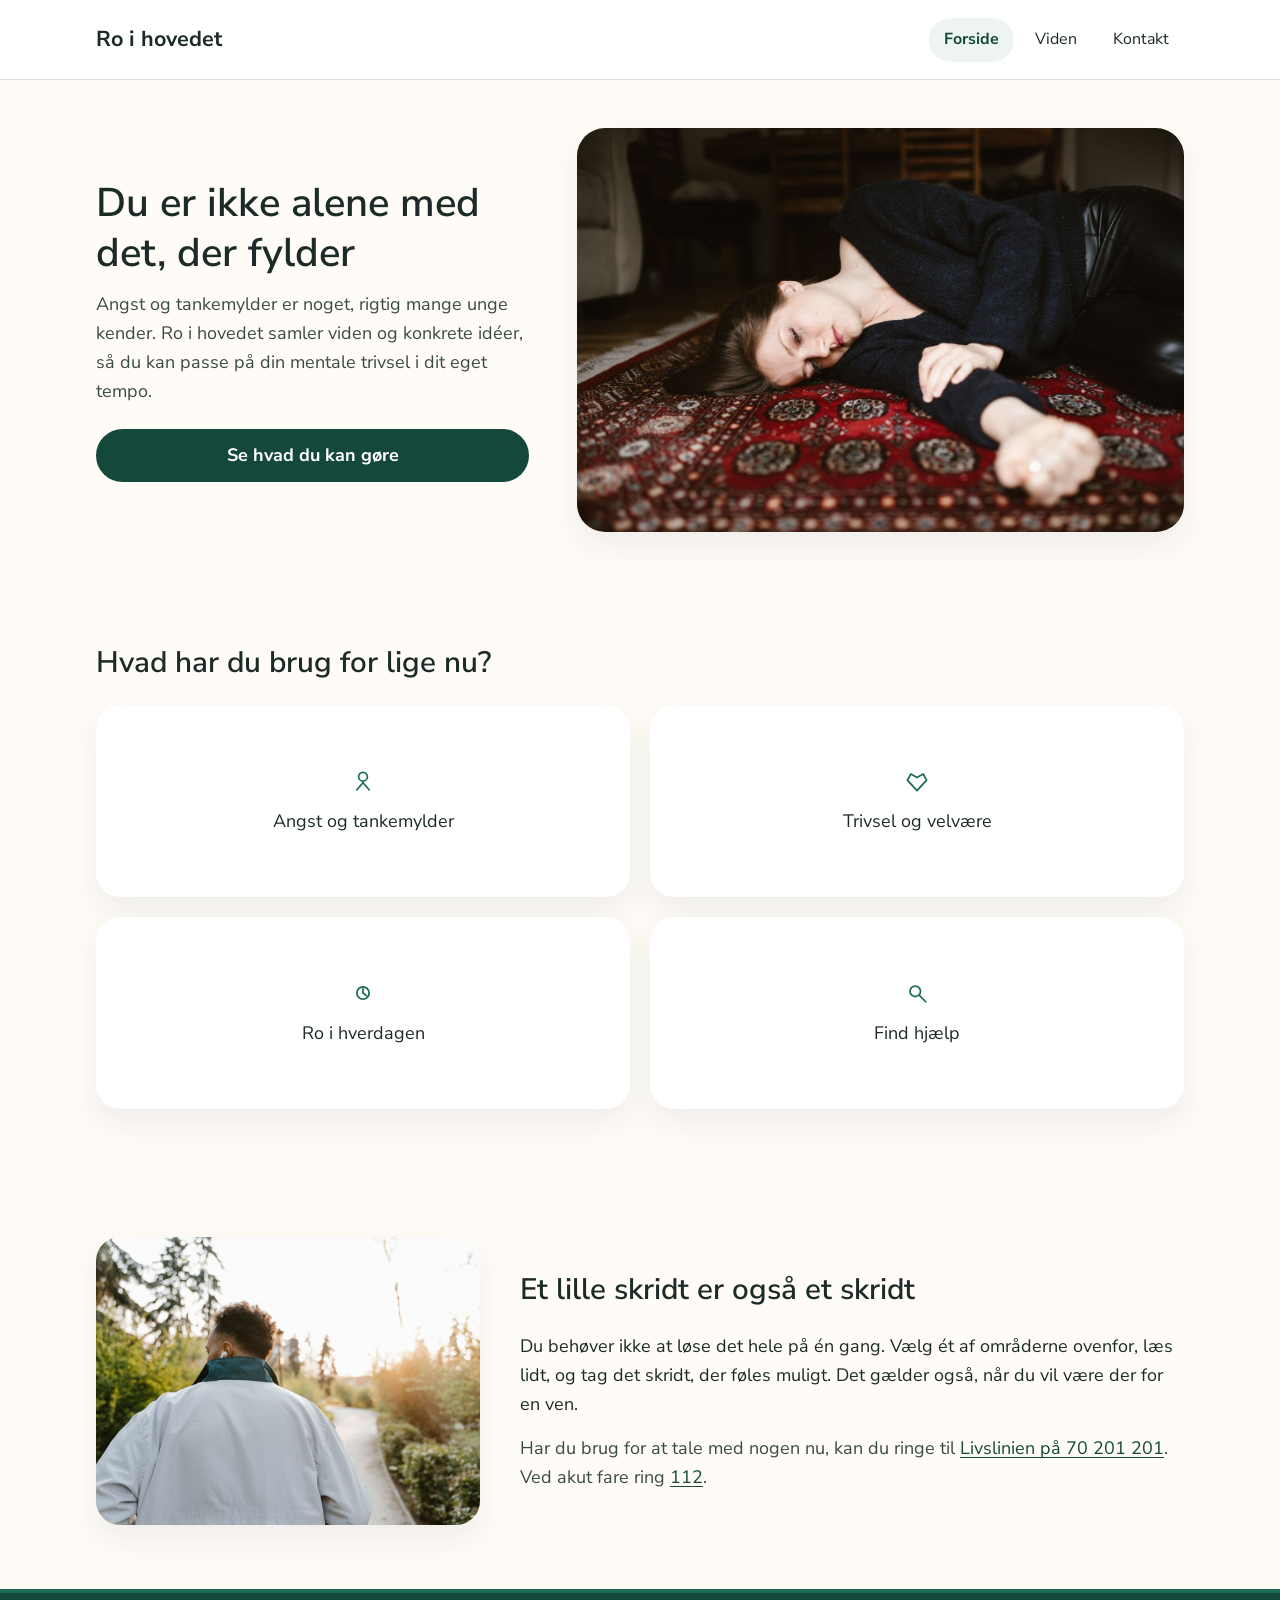
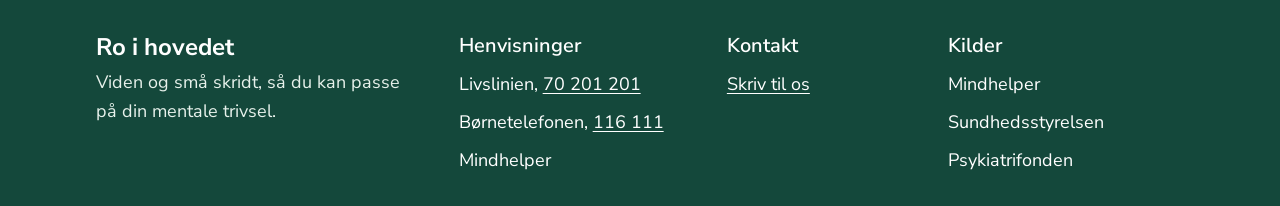
<file: html/index.html>
<!DOCTYPE html>
<html lang="da">

<head>
  <meta charset="UTF-8">
  <meta name="viewport" content="width=device-width, initial-scale=1.0">
  <meta name="description"
    content="Ro i hovedet giver unge viden og små skridt til at forstå angst, tankemylder og passe på mental trivsel.">
  <title>Ro i hovedet | Mental sundhed for unge</title>
  <link rel="icon" href="../billeder/favicon.svg" type="image/svg+xml">
  <link rel="stylesheet" href="../css/style.css">
</head>

<body>
  <a class="hop-over" href="#indhold">Spring til indhold</a>

  <header class="sidehoved">
    <a class="logo" href="index.html">Ro i hovedet</a>
    <nav class="navigation" aria-label="Hovednavigation">
      <ul>
        <li><a href="index.html" aria-current="page">Forside</a></li>
        <li><a href="viden.html">Viden</a></li>
        <li><a href="kontakt.html">Kontakt</a></li>
      </ul>
    </nav>
  </header>

  <main id="indhold">
    <section class="hero" aria-labelledby="hero-titel">
      <div class="hero-tekst">
        <h1 id="hero-titel">Du er ikke alene med det, der fylder</h1>
        <p>
          Angst og tankemylder er noget, rigtig mange unge kender.
          Ro i hovedet samler viden og konkrete idéer, så du kan passe på
          din mentale trivsel i dit eget tempo.
        </p>
        <a class="knap" href="#behov">Se hvad du kan gøre</a>
      </div>
      <figure class="hero-billede">
        <img src="../billeder/pause-paa-taeppe.jpg" width="1600" height="1067"
          alt="En kvinde ligger på et tæppe i en stue og hviler sig.">
      </figure>
    </section>

    <section class="behov" id="behov" aria-labelledby="behov-titel">
      <h2 id="behov-titel">Hvad har du brug for lige nu?</h2>
      <ul class="behov-liste">
        <li>
          <a class="kort" href="viden.html#angst-og-tankemylder">
            <img src="../billeder/ikon-person.svg" alt="" width="28" height="28">
            <span>Angst og tankemylder</span>
          </a>
        </li>
        <li>
          <a class="kort" href="viden.html#trivsel-og-velvaere">
            <img src="../billeder/ikon-hjerte.svg" alt="" width="28" height="28">
            <span>Trivsel og velvære</span>
          </a>
        </li>
        <li>
          <a class="kort" href="viden.html#ro-i-hverdagen">
            <img src="../billeder/ikon-ur.svg" alt="" width="28" height="28">
            <span>Ro i hverdagen</span>
          </a>
        </li>
        <li>
          <a class="kort" href="viden.html#find-hjaelp">
            <img src="../billeder/ikon-soeg.svg" alt="" width="28" height="28">
            <span>Find hjælp</span>
          </a>
        </li>
      </ul>
    </section>

    <section class="skridt" aria-labelledby="skridt-titel">
      <div class="skridt-boks">
        <div class="skridt-tekst">
          <h2 id="skridt-titel">Et lille skridt er også et skridt</h2>
          <p>
            Du behøver ikke at løse det hele på én gang. Vælg ét af områderne
            ovenfor, læs lidt, og tag det skridt, der føles muligt. Det gælder
            også, når du vil være der for en ven.
          </p>
          <p class="akut">
            Har du brug for at tale med nogen nu, kan du ringe til
            <a href="tel:+4570201201">Livslinien på 70 201 201</a>.
            Ved akut fare ring <a href="tel:112">112</a>.
          </p>
        </div>
        <figure class="side-billede">
          <img src="../billeder/gaar-en-tur.jpg" width="1400" height="933"
            alt="En person går en tur på en sti i en park.">
        </figure>
      </div>
    </section>
  </main>

  <footer class="sidefod">
    <div class="sidefod-indhold">
      <div class="sidefod-brand">
        <a class="sidefod-logo" href="index.html">Ro i hovedet</a>
        <p>Viden og små skridt, så du kan passe på din mentale trivsel.</p>
      </div>
      <section aria-labelledby="henvisninger-titel">
        <h2 id="henvisninger-titel">Henvisninger</h2>
        <ul>
          <li>Livslinien, <a href="tel:+4570201201">70 201 201</a></li>
          <li>Børnetelefonen, <a href="tel:116111">116 111</a></li>
          <li>Mindhelper</li>
        </ul>
      </section>
      <section aria-labelledby="kontakt-titel">
        <h2 id="kontakt-titel">Kontakt</h2>
        <p><a href="kontakt.html">Skriv til os</a></p>
      </section>
      <section aria-labelledby="kilder-titel">
        <h2 id="kilder-titel">Kilder</h2>
        <ul>
          <li>Mindhelper</li>
          <li>Sundhedsstyrelsen</li>
          <li>Psykiatrifonden</li>
        </ul>
      </section>
    </div>
  </footer>
</body>

</html>
</file>
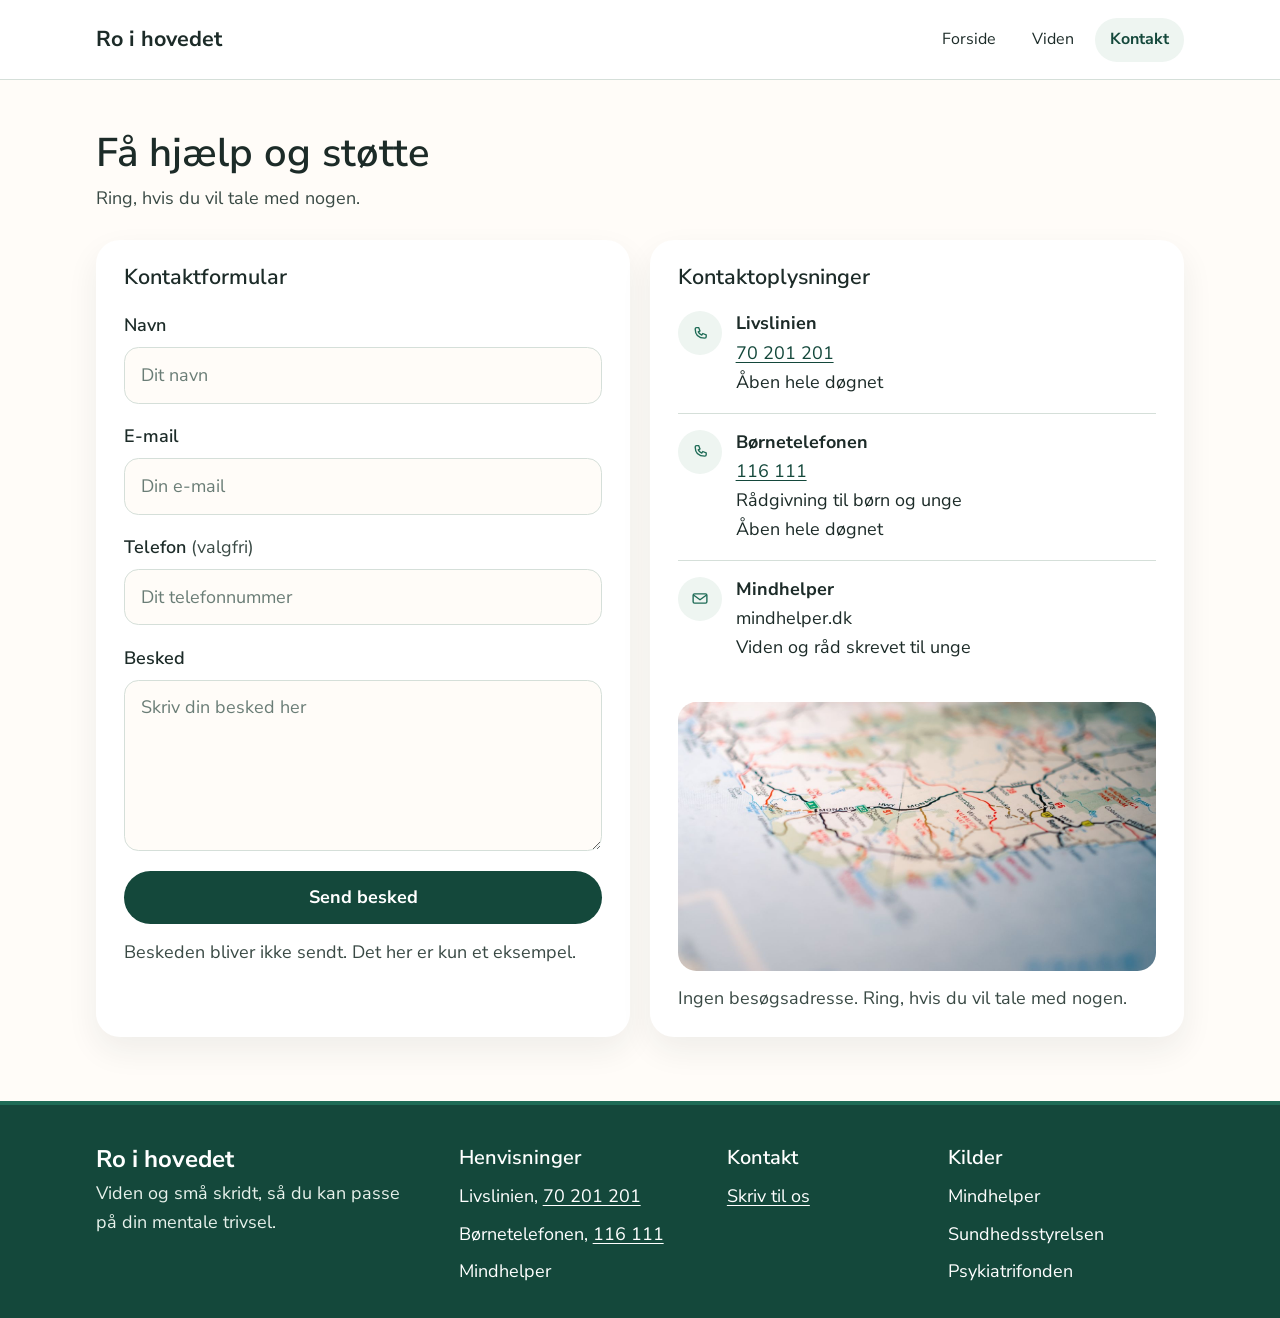
<file: html/kontakt.html>
<!DOCTYPE html>
<html lang="da">

<head>
  <meta charset="UTF-8">
  <meta name="viewport" content="width=device-width, initial-scale=1.0">
  <meta name="description"
    content="Se kontaktformularen og find telefonnumre til Livslinien, Børnetelefonen og Mindhelper.">
  <title>Kontakt | Ro i hovedet</title>
  <link rel="icon" href="../billeder/favicon.svg" type="image/svg+xml">
  <link rel="stylesheet" href="../css/style.css">
</head>

<body>
  <a class="hop-over" href="#indhold">Spring til indhold</a>

  <header class="sidehoved">
    <a class="logo" href="index.html">Ro i hovedet</a>
    <nav class="navigation" aria-label="Hovednavigation">
      <ul>
        <li><a href="index.html">Forside</a></li>
        <li><a href="viden.html">Viden</a></li>
        <li><a href="kontakt.html" aria-current="page">Kontakt</a></li>
      </ul>
    </nav>
  </header>

  <main id="indhold">
    <section class="kontakt" aria-labelledby="kontakt-side-titel">
      <header class="kontakt-intro">
        <h1 id="kontakt-side-titel">Få hjælp og støtte</h1>
        <p class="kontakt-lede">Ring, hvis du vil tale med nogen.</p>
      </header>

      <div class="kontakt-layout">
        <form class="kontakt-formular" aria-labelledby="formular-titel">
          <h2 id="formular-titel">Kontaktformular</h2>

          <div class="felt">
            <label for="navn">Navn</label>
            <input id="navn" name="navn" type="text" autocomplete="name" placeholder="Dit navn">
          </div>

          <div class="felt">
            <label for="email">E-mail</label>
            <input id="email" name="email" type="email" autocomplete="email" placeholder="Din e-mail">
          </div>

          <div class="felt">
            <label for="telefon">Telefon <span class="valgfri">(valgfri)</span></label>
            <input id="telefon" name="telefon" type="tel" autocomplete="tel" placeholder="Dit telefonnummer">
          </div>

          <div class="felt">
            <label for="besked">Besked</label>
            <textarea id="besked" name="besked" rows="5" placeholder="Skriv din besked her"></textarea>
          </div>

          <button class="knap" type="button" aria-describedby="formular-note">Send besked</button>
          <p class="formular-note" id="formular-note">Beskeden bliver ikke sendt. Det her er kun et eksempel.</p>
        </form>

        <section class="kontakt-oplysninger" aria-labelledby="oplysninger-titel">
          <h2 id="oplysninger-titel">Kontaktoplysninger</h2>
          <ul class="oplysning-liste">
            <li>
              <span class="oplysning-ikon">
                <img src="../billeder/ikon-telefon.svg" alt="" width="24" height="24">
              </span>
              <div>
                <h3>Livslinien</h3>
                <p><a href="tel:+4570201201">70 201 201</a></p>
                <p>Åben hele døgnet</p>
              </div>
            </li>
            <li>
              <span class="oplysning-ikon">
                <img src="../billeder/ikon-telefon.svg" alt="" width="24" height="24">
              </span>
              <div>
                <h3>Børnetelefonen</h3>
                <p><a href="tel:116111">116 111</a></p>
                <p>Rådgivning til børn og unge</p>
                <p>Åben hele døgnet</p>
              </div>
            </li>
            <li>
              <span class="oplysning-ikon">
                <img src="../billeder/ikon-brev.svg" alt="" width="24" height="24">
              </span>
              <div>
                <h3>Mindhelper</h3>
                <p>mindhelper.dk</p>
                <p>Viden og råd skrevet til unge</p>
              </div>
            </li>
          </ul>

          <figure class="kort-omraade">
            <img src="../billeder/bykort.jpg" alt="" width="1400" height="875">
            <figcaption>Ingen besøgsadresse. Ring, hvis du vil tale med nogen.</figcaption>
          </figure>
        </section>
      </div>
    </section>
  </main>

  <footer class="sidefod">
    <div class="sidefod-indhold">
      <div class="sidefod-brand">
        <a class="sidefod-logo" href="index.html">Ro i hovedet</a>
        <p>Viden og små skridt, så du kan passe på din mentale trivsel.</p>
      </div>
      <section aria-labelledby="henvisninger-titel">
        <h2 id="henvisninger-titel">Henvisninger</h2>
        <ul>
          <li>Livslinien, <a href="tel:+4570201201">70 201 201</a></li>
          <li>Børnetelefonen, <a href="tel:116111">116 111</a></li>
          <li>Mindhelper</li>
        </ul>
      </section>
      <section aria-labelledby="kontakt-titel">
        <h2 id="kontakt-titel">Kontakt</h2>
        <p><a href="kontakt.html">Skriv til os</a></p>
      </section>
      <section aria-labelledby="kilder-titel">
        <h2 id="kilder-titel">Kilder</h2>
        <ul>
          <li>Mindhelper</li>
          <li>Sundhedsstyrelsen</li>
          <li>Psykiatrifonden</li>
        </ul>
      </section>
    </div>
  </footer>
</body>

</html>
</file>
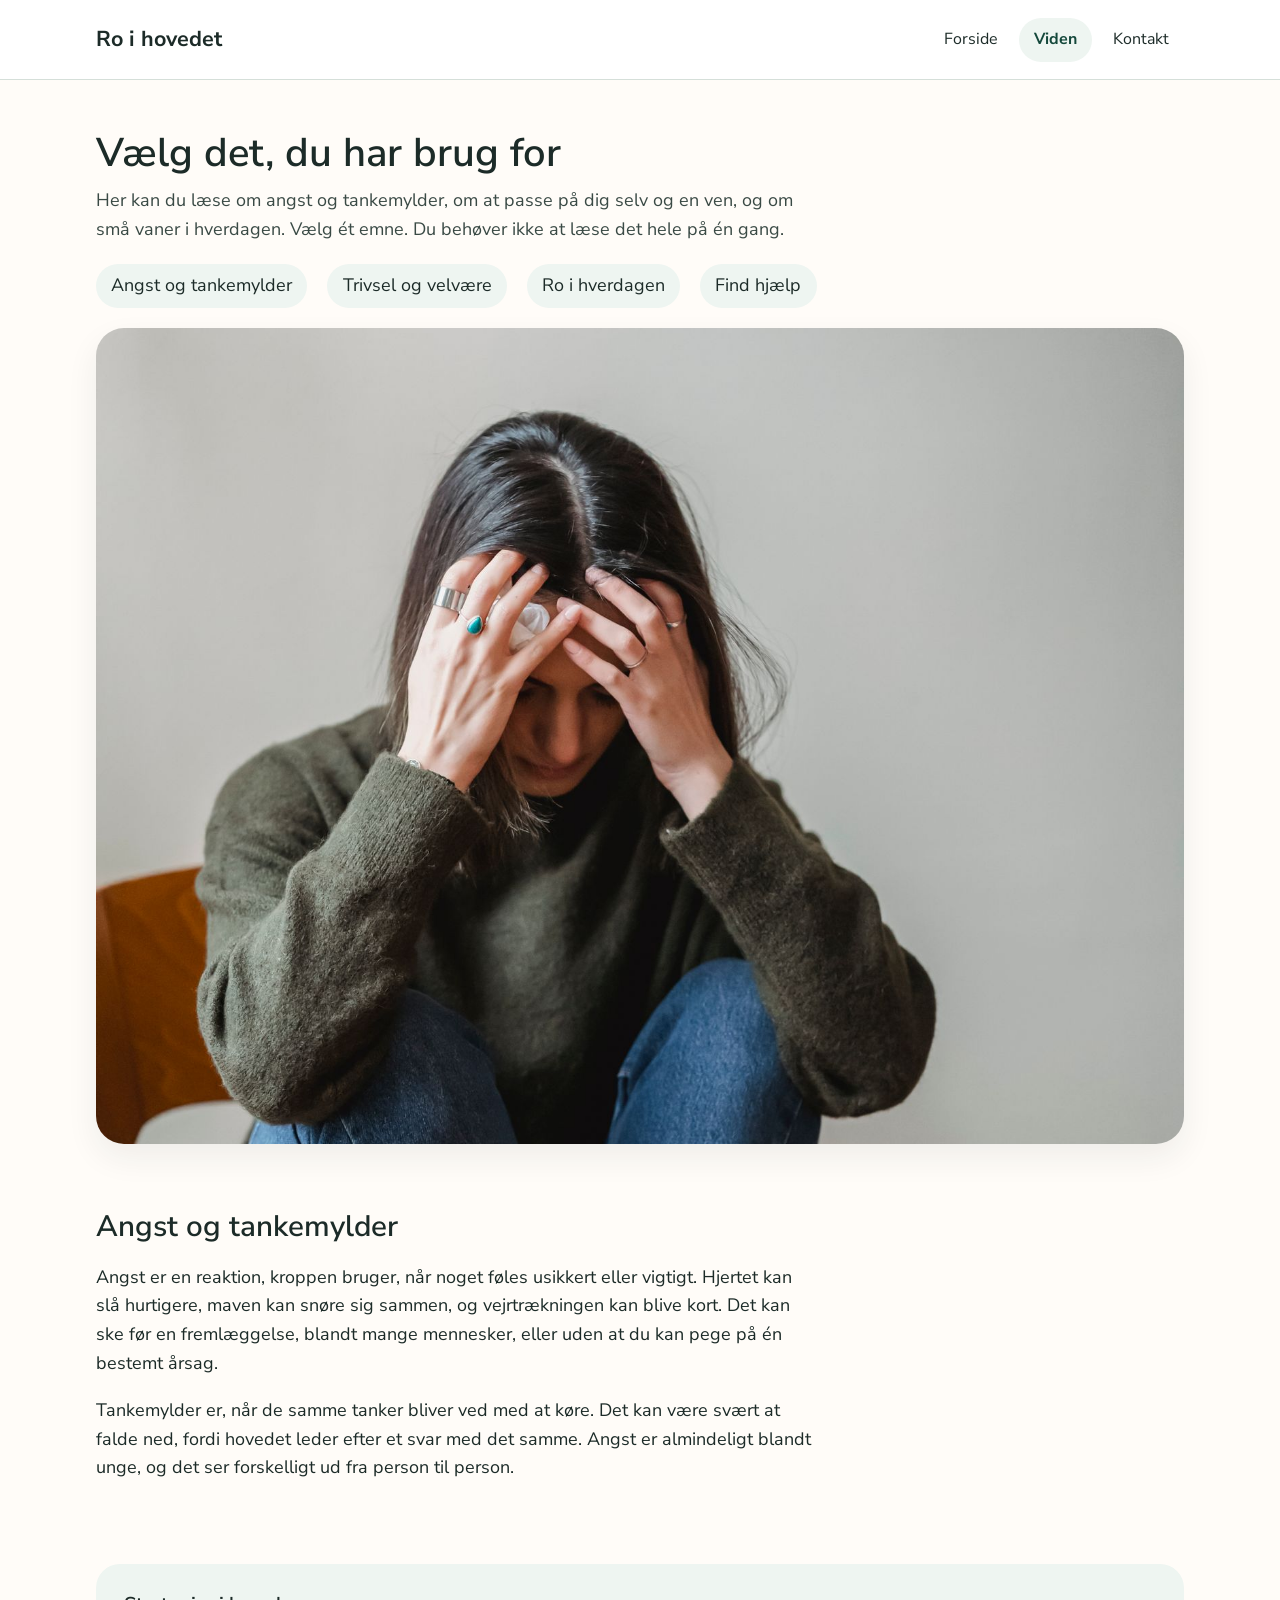
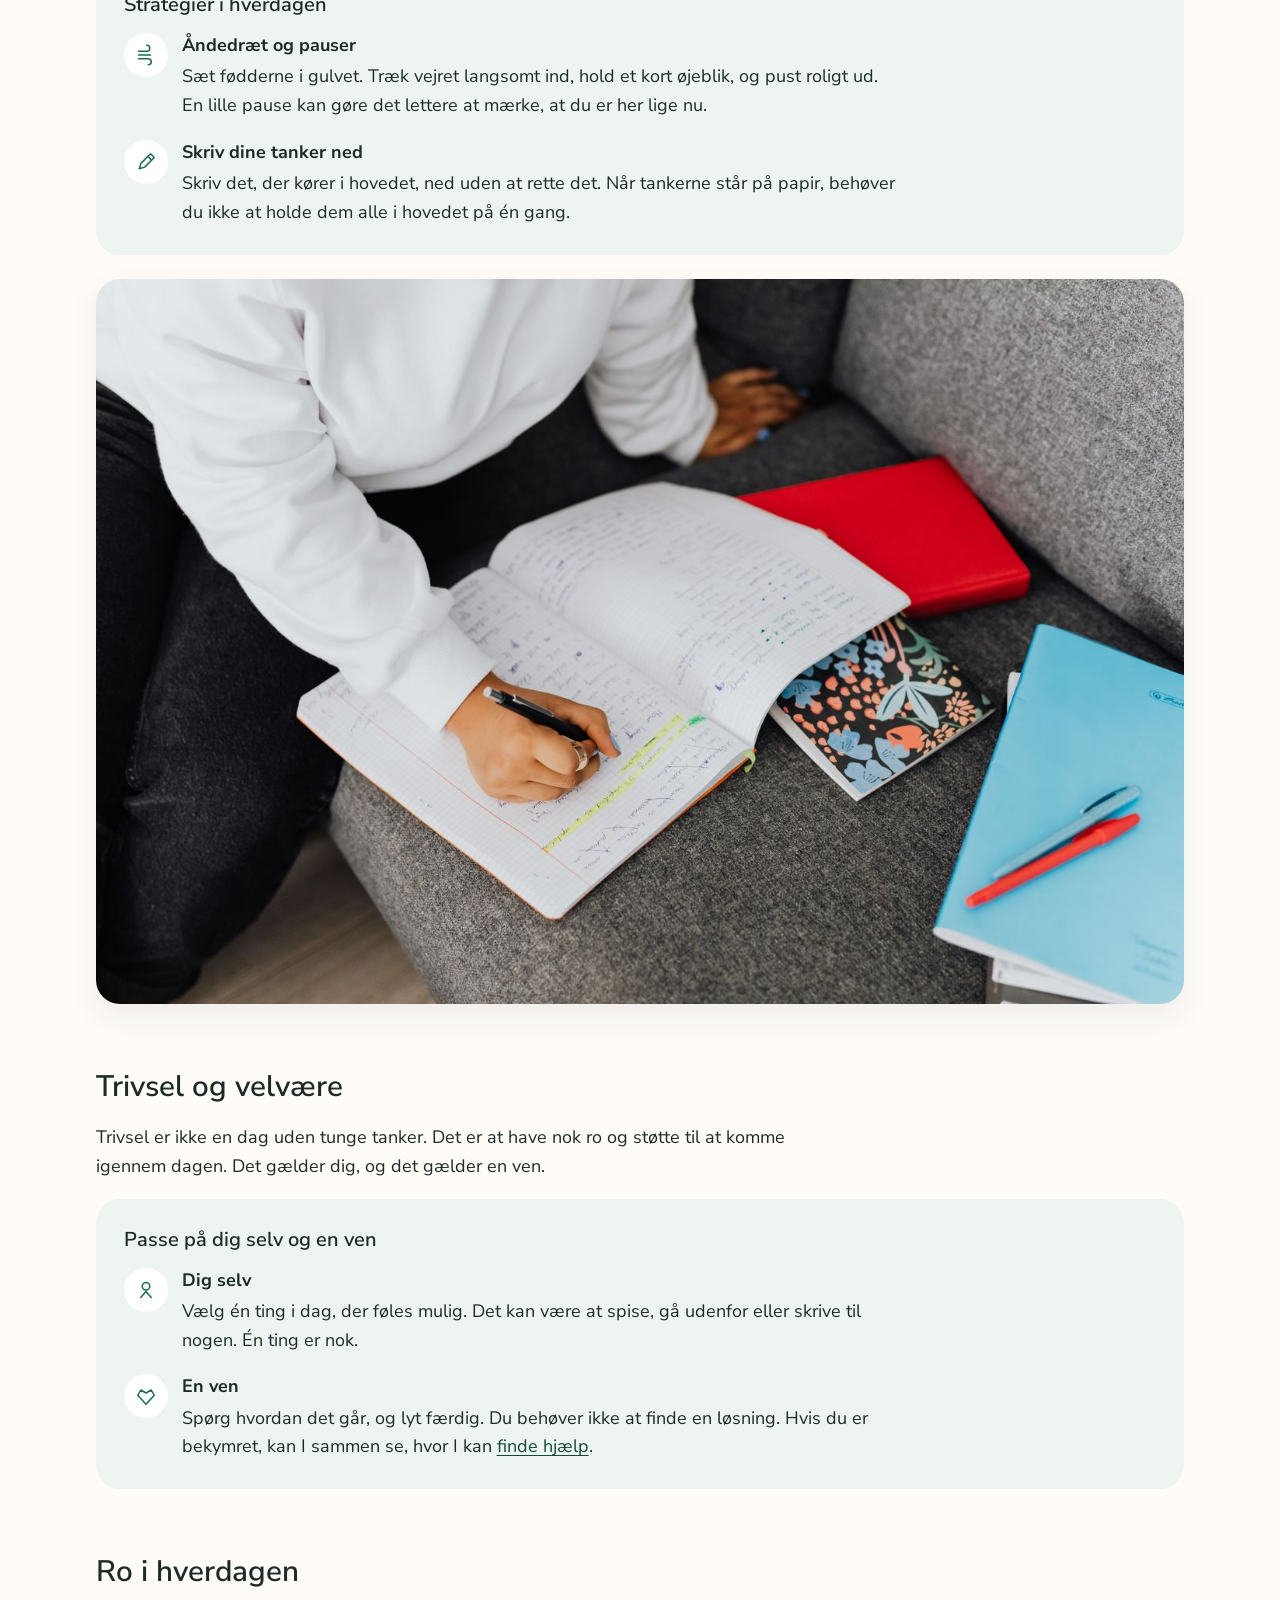
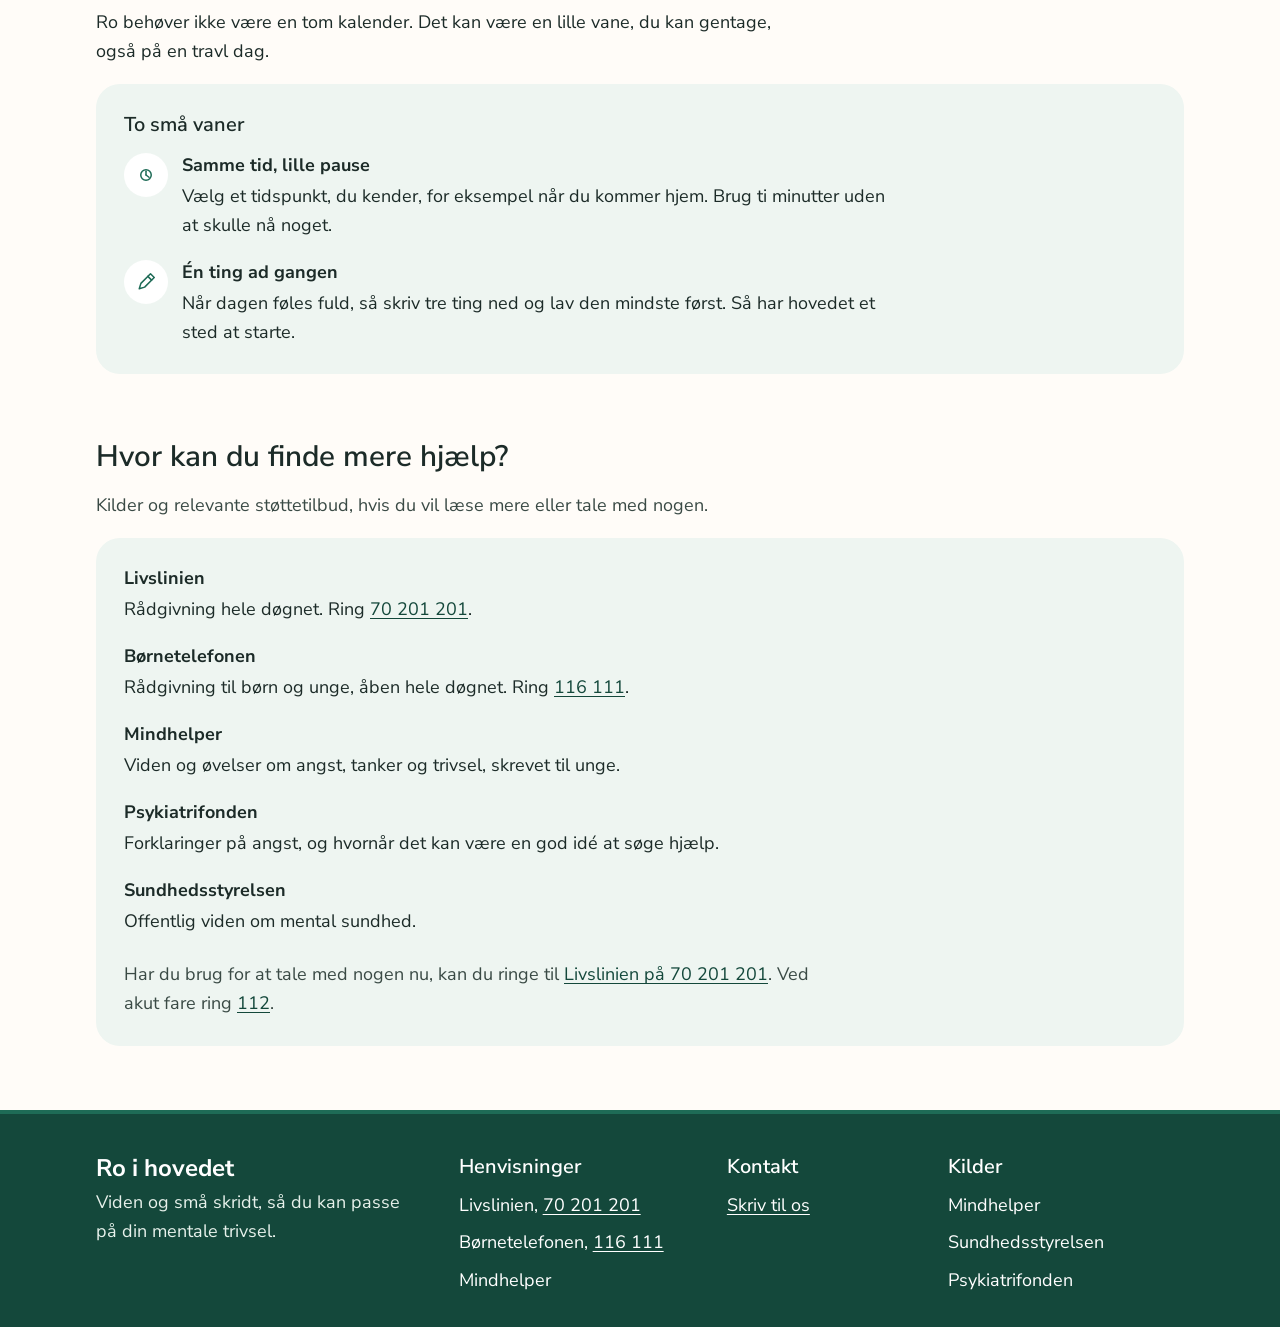
<file: html/viden.html>
<!DOCTYPE html>
<html lang="da">

<head>
  <meta charset="UTF-8">
  <meta name="viewport" content="width=device-width, initial-scale=1.0">
  <meta name="description"
    content="Læs om angst og tankemylder, trivsel og små vaner, der kan give mere ro. Find også steder, hvor unge kan få hjælp.">
  <title>Viden | Ro i hovedet</title>
  <link rel="icon" href="../billeder/favicon.svg" type="image/svg+xml">
  <link rel="stylesheet" href="../css/style.css">
</head>

<body>
  <a class="hop-over" href="#indhold">Spring til indhold</a>

  <header class="sidehoved">
    <a class="logo" href="index.html">Ro i hovedet</a>
    <nav class="navigation" aria-label="Hovednavigation">
      <ul>
        <li><a href="index.html">Forside</a></li>
        <li><a href="viden.html" aria-current="page">Viden</a></li>
        <li><a href="kontakt.html">Kontakt</a></li>
      </ul>
    </nav>
  </header>

  <main id="indhold">
    <section class="intro" aria-labelledby="intro-titel">
      <div class="intro-boks">
        <h1 id="intro-titel">Vælg det, du har brug for</h1>
        <p>
          Her kan du læse om angst og tankemylder, om at passe på dig
          selv og en ven, og om små vaner i hverdagen. Vælg ét emne.
          Du behøver ikke at læse det hele på én gang.
        </p>
        <nav class="emne-nav" aria-label="Emner på siden">
          <ul>
            <li><a href="#angst-og-tankemylder">Angst og tankemylder</a></li>
            <li><a href="#trivsel-og-velvaere">Trivsel og velvære</a></li>
            <li><a href="#ro-i-hverdagen">Ro i hverdagen</a></li>
            <li><a href="#find-hjaelp">Find hjælp</a></li>
          </ul>
        </nav>
        <figure class="intro-billede">
          <img src="../billeder/sidder-med-tanker.jpg" width="1600" height="2400"
            alt="En ung kvinde sidder i en stol med hænderne mod panden.">
        </figure>
      </div>
    </section>

    <section class="om-angst" id="angst-og-tankemylder" aria-labelledby="om-angst-titel">
      <h2 id="om-angst-titel">Angst og tankemylder</h2>
      <p>
        Angst er en reaktion, kroppen bruger, når noget føles usikkert
        eller vigtigt. Hjertet kan slå hurtigere, maven kan snøre sig
        sammen, og vejrtrækningen kan blive kort. Det kan ske før en
        fremlæggelse, blandt mange mennesker, eller uden at du kan pege
        på én bestemt årsag.
      </p>
      <p>
        Tankemylder er, når de samme tanker bliver ved med at køre.
        Det kan være svært at falde ned, fordi hovedet leder efter et
        svar med det samme. Angst er almindeligt blandt unge, og det
        ser forskelligt ud fra person til person.
      </p>
    </section>

    <section class="strategier" aria-labelledby="strategier-titel">
      <div class="strategi-boks">
        <h3 id="strategier-titel">Strategier i hverdagen</h3>
        <ul class="strategi-liste">
          <li>
            <span class="strategi-ikon">
              <img src="../billeder/ikon-aandedraet.svg" alt="" width="28" height="28">
            </span>
            <div class="strategi-tekst">
              <h4>Åndedræt og pauser</h4>
              <p>
                Sæt fødderne i gulvet. Træk vejret langsomt ind, hold
                et kort øjeblik, og pust roligt ud. En lille pause kan
                gøre det lettere at mærke, at du er her lige nu.
              </p>
            </div>
          </li>
          <li>
            <span class="strategi-ikon">
              <img src="../billeder/ikon-blyant.svg" alt="" width="28" height="28">
            </span>
            <div class="strategi-tekst">
              <h4>Skriv dine tanker ned</h4>
              <p>
                Skriv det, der kører i hovedet, ned uden at rette det.
                Når tankerne står på papir, behøver du ikke at holde
                dem alle i hovedet på én gang.
              </p>
            </div>
          </li>
        </ul>
      </div>
      <figure class="mellem-billede">
        <img src="../billeder/skriver-ned.jpg" width="1400" height="933"
          alt="En person sidder i en sofa og skriver i en notesbog.">
      </figure>
    </section>

    <section class="om-angst" id="trivsel-og-velvaere" aria-labelledby="trivsel-titel">
      <h2 id="trivsel-titel">Trivsel og velvære</h2>
      <p>
        Trivsel er ikke en dag uden tunge tanker. Det er at have nok
        ro og støtte til at komme igennem dagen. Det gælder dig, og
        det gælder en ven.
      </p>
      <div class="strategi-boks">
        <h3>Passe på dig selv og en ven</h3>
        <ul class="strategi-liste">
          <li>
            <span class="strategi-ikon">
              <img src="../billeder/ikon-person.svg" alt="" width="28" height="28">
            </span>
            <div class="strategi-tekst">
              <h4>Dig selv</h4>
              <p>
                Vælg én ting i dag, der føles mulig. Det kan være at
                spise, gå udenfor eller skrive til nogen. Én ting er nok.
              </p>
            </div>
          </li>
          <li>
            <span class="strategi-ikon">
              <img src="../billeder/ikon-hjerte.svg" alt="" width="28" height="28">
            </span>
            <div class="strategi-tekst">
              <h4>En ven</h4>
              <p>
                Spørg hvordan det går, og lyt færdig. Du behøver ikke
                at finde en løsning. Hvis du er bekymret, kan I sammen
                se, hvor I kan <a href="#find-hjaelp">finde hjælp</a>.
              </p>
            </div>
          </li>
        </ul>
      </div>
    </section>

    <section class="om-angst" id="ro-i-hverdagen" aria-labelledby="ro-titel">
      <h2 id="ro-titel">Ro i hverdagen</h2>
      <p>
        Ro behøver ikke være en tom kalender. Det kan være en lille
        vane, du kan gentage, også på en travl dag.
      </p>
      <div class="strategi-boks">
        <h3>To små vaner</h3>
        <ul class="strategi-liste">
          <li>
            <span class="strategi-ikon">
              <img src="../billeder/ikon-ur.svg" alt="" width="28" height="28">
            </span>
            <div class="strategi-tekst">
              <h4>Samme tid, lille pause</h4>
              <p>
                Vælg et tidspunkt, du kender, for eksempel når du
                kommer hjem. Brug ti minutter uden at skulle nå noget.
              </p>
            </div>
          </li>
          <li>
            <span class="strategi-ikon">
              <img src="../billeder/ikon-blyant.svg" alt="" width="28" height="28">
            </span>
            <div class="strategi-tekst">
              <h4>Én ting ad gangen</h4>
              <p>
                Når dagen føles fuld, så skriv tre ting ned og lav den
                mindste først. Så har hovedet et sted at starte.
              </p>
            </div>
          </li>
        </ul>
      </div>
    </section>

    <section class="hjaelp" id="find-hjaelp" aria-labelledby="hjaelp-titel">
      <h2 id="hjaelp-titel">Hvor kan du finde mere hjælp?</h2>
      <p class="hjaelp-indledning">Kilder og relevante støttetilbud, hvis du vil læse mere eller tale med nogen.</p>
      <div class="hjaelp-boks">
        <ul class="hjaelp-liste">
          <li>
            <h3>Livslinien</h3>
            <p>Rådgivning hele døgnet. Ring <a href="tel:+4570201201">70 201 201</a>.</p>
          </li>
          <li>
            <h3>Børnetelefonen</h3>
            <p>Rådgivning til børn og unge, åben hele døgnet. Ring <a href="tel:116111">116 111</a>.</p>
          </li>
          <li>
            <h3>Mindhelper</h3>
            <p>Viden og øvelser om angst, tanker og trivsel, skrevet til unge.</p>
          </li>
          <li>
            <h3>Psykiatrifonden</h3>
            <p>Forklaringer på angst, og hvornår det kan være en god idé at søge hjælp.</p>
          </li>
          <li>
            <h3>Sundhedsstyrelsen</h3>
            <p>Offentlig viden om mental sundhed.</p>
          </li>
        </ul>
        <p class="hjaelp-akut">
          Har du brug for at tale med nogen nu, kan du ringe til
          <a href="tel:+4570201201">Livslinien på 70 201 201</a>.
          Ved akut fare ring <a href="tel:112">112</a>.
        </p>
      </div>
    </section>
  </main>

  <footer class="sidefod">
    <div class="sidefod-indhold">
      <div class="sidefod-brand">
        <a class="sidefod-logo" href="index.html">Ro i hovedet</a>
        <p>Viden og små skridt, så du kan passe på din mentale trivsel.</p>
      </div>
      <section aria-labelledby="henvisninger-titel">
        <h2 id="henvisninger-titel">Henvisninger</h2>
        <ul>
          <li>Livslinien, <a href="tel:+4570201201">70 201 201</a></li>
          <li>Børnetelefonen, <a href="tel:116111">116 111</a></li>
          <li>Mindhelper</li>
        </ul>
      </section>
      <section aria-labelledby="kontakt-titel">
        <h2 id="kontakt-titel">Kontakt</h2>
        <p><a href="kontakt.html">Skriv til os</a></p>
      </section>
      <section aria-labelledby="kilder-titel">
        <h2 id="kilder-titel">Kilder</h2>
        <ul>
          <li>Mindhelper</li>
          <li>Sundhedsstyrelsen</li>
          <li>Psykiatrifonden</li>
        </ul>
      </section>
    </div>
  </footer>
</body>

</html>
</file>
<file: css/style.css>
@font-face {
  font-family: "Nunito Sans";
  font-style: normal;
  font-weight: 400 700;
  font-display: swap;
  src: url("../font/nunito-sans-latin-ext.woff2") format("woff2");
  unicode-range: U+0100-02BA, U+02BD-02C5, U+02C7-02CC, U+02CE-02D7, U+02DD-02FF, U+0304, U+0308, U+0329, U+1D00-1DBF, U+1E00-1E9F, U+1EF2-1EFF, U+2020, U+20A0-20AB, U+20AD-20C4, U+2113, U+2C60-2C7F, U+A720-A7FF;
}

@font-face {
  font-family: "Nunito Sans";
  font-style: normal;
  font-weight: 400 700;
  font-display: swap;
  src: url("../font/nunito-sans-latin.woff2") format("woff2");
  unicode-range: U+0000-00FF, U+0131, U+0152-0153, U+02BB-02BC, U+02C6, U+02DA, U+02DC, U+0304, U+0308, U+0329, U+2000-206F, U+20AC, U+2122, U+2191, U+2193, U+2212, U+2215, U+FEFF, U+FFFD;
}

*,
*::before,
*::after {
  box-sizing: border-box;
}

:root {
  --farve-flade: #fffcf8;
  --farve-tekst: #1c2b28;
  --farve-daempet: #3a4a45;
  --farve-accent: #1e6b56;
  --farve-accent-moerk: #14483b;
  --farve-kant: #6a7d76;
  --farve-kort: #ffffff;
  --farve-kald: #eef5f1;
  --farve-sidefod: #f3f1ec;
  --farve-linje: #d5dfd9;
  --font-tekst: "Nunito Sans", "Segoe UI", "Helvetica Neue", Arial, sans-serif;
  --radius: 1.35rem;
  --skygge: 0 0.85rem 2rem rgba(28, 43, 40, 0.07);
  --header-hoejde: 5rem;
}

html {
  scroll-behavior: smooth;
}

body {
  margin: 0;
  background: var(--farve-flade);
  color: var(--farve-tekst);
  font-family: var(--font-tekst);
  font-size: 1.125rem;
  line-height: 1.6;
}

img {
  max-width: 100%;
  height: auto;
  display: block;
}

h1,
h2,
h3,
h4 {
  font-family: var(--font-tekst);
  font-weight: 600;
  line-height: 1.25;
}

p {
  max-width: 65ch;
}

a {
  color: var(--farve-accent-moerk);
}

a:hover {
  color: var(--farve-accent);
}

a[href^="tel:"] {
  white-space: nowrap;
}

:focus-visible {
  outline: 3px solid var(--farve-accent-moerk);
  outline-offset: 3px;
}

.hop-over {
  position: absolute;
  left: 1rem;
  top: 1rem;
  transform: translateY(-200%);
  background: var(--farve-accent-moerk);
  color: #fff;
  padding: 0.75rem 1rem;
  z-index: 10;
  text-decoration: none;
}

.hop-over:focus {
  transform: none;
}

.sidehoved,
.hero,
.behov,
.skridt,
.intro,
.om-angst,
.strategier,
.hjaelp,
.kontakt,
.sidefod {
  padding-inline: 1.25rem;
}

.sidehoved {
  display: flex;
  flex-wrap: wrap;
  align-items: center;
  justify-content: space-between;
  gap: 0.75rem 1.5rem;
  padding-block: 0.85rem;
  background: var(--farve-kort);
  border-bottom: 1px solid var(--farve-linje);
}

.logo {
  color: var(--farve-tekst);
  font-family: var(--font-tekst);
  font-weight: 700;
  font-size: 1.35rem;
  line-height: 1.2;
  text-decoration: none;
  white-space: nowrap;
}

.logo:hover {
  color: var(--farve-accent-moerk);
}

.navigation {
  flex: 1 1 100%;
}

.navigation ul {
  display: grid;
  grid-template-columns: repeat(3, minmax(0, 1fr));
  gap: 0.5rem;
  margin: 0;
  padding: 0;
  list-style: none;
}

.navigation a {
  display: flex;
  align-items: center;
  justify-content: center;
  min-height: 2.75rem;
  padding-inline: 0.75rem;
  border-radius: 999px;
  color: var(--farve-tekst);
  font-size: 1rem;
  text-decoration: none;
}

.navigation a:hover {
  background: var(--farve-kald);
  color: var(--farve-tekst);
}

.navigation a[aria-current="page"] {
  background: var(--farve-kald);
  color: var(--farve-accent-moerk);
  font-weight: 700;
}

.hero {
  display: grid;
  gap: 2rem;
  padding-block: 2.5rem 2rem;
  align-items: center;
}

.hero-tekst h1 {
  margin: 0 0 0.75rem;
  font-size: 2rem;
}

.hero-tekst p {
  margin: 0 0 1.5rem;
  color: var(--farve-daempet);
}

.knap {
  display: flex;
  align-items: center;
  justify-content: center;
  width: 100%;
  min-height: 3rem;
  padding: 0.75rem 1.25rem;
  border: 0;
  background: var(--farve-accent-moerk);
  color: #fff;
  font: inherit;
  font-weight: 700;
  text-decoration: none;
  border-radius: 999px;
  cursor: pointer;
  transition: background-color 0.2s ease;
}

.knap:hover {
  background: var(--farve-accent);
  color: #fff;
}

.hero-billede {
  margin: 0;
  border-radius: 1.75rem;
  overflow: hidden;
  box-shadow: var(--skygge);
}

.hero-billede img {
  width: 100%;
  aspect-ratio: 3 / 2;
  object-fit: cover;
  object-position: center 40%;
}

.behov {
  padding-block: 2.5rem;
  scroll-margin-top: 1rem;
}

.behov h2,
.skridt h2 {
  margin: 0 0 1.5rem;
  font-size: 1.5rem;
}

.behov-liste {
  display: grid;
  grid-template-columns: 1fr;
  gap: 1rem;
  margin: 0;
  padding: 0;
  list-style: none;
}

.kort {
  display: flex;
  flex-direction: column;
  align-items: center;
  justify-content: center;
  gap: 0.75rem;
  min-height: 9rem;
  padding: 1.5rem 1rem;
  border: 0;
  border-radius: 1.5rem;
  background: var(--farve-kort);
  box-shadow: var(--skygge);
  color: var(--farve-tekst);
  text-align: center;
  text-decoration: none;
  transition: background-color 0.2s ease, transform 0.2s ease, box-shadow 0.2s ease;
}

.kort img {
  width: 1.75rem;
  height: 1.75rem;
  transition: transform 0.2s ease;
}

.kort:hover,
.kort:focus-visible {
  background: var(--farve-kald);
  color: var(--farve-tekst);
  transform: translateY(-0.35rem);
  box-shadow: 0 1.15rem 2.2rem rgba(28, 43, 40, 0.12);
}

.kort:hover img,
.kort:focus-visible img {
  transform: scale(1.08);
}

.kort:hover span,
.kort:focus-visible span {
  text-decoration: underline;
  text-underline-offset: 0.2em;
}

.skridt {
  padding-block: 1rem 3rem;
}

.skridt-boks {
  display: grid;
  gap: 1.25rem;
  align-items: start;
}

.skridt-boks p {
  margin: 0;
}

.skridt-tekst .akut {
  margin-top: 1rem;
}

.side-billede,
.mellem-billede {
  margin: 0;
}

.side-billede img,
.mellem-billede img {
  width: 100%;
  aspect-ratio: 3 / 2;
  object-fit: cover;
  border-radius: 1.5rem;
  box-shadow: var(--skygge);
}

.mellem-billede {
  margin-top: 1.5rem;
}

.akut {
  margin-top: 1.25rem;
  color: var(--farve-daempet);
}

.akut a,
.sidefod a {
  text-decoration: underline;
  text-underline-offset: 0.15em;
}

.sidefod {
  background: var(--farve-accent-moerk);
  color: #fff;
  border-top: 4px solid var(--farve-accent);
  padding-block: 2.5rem 2rem;
}

.sidefod-indhold {
  display: grid;
  gap: 1.75rem;
}

.sidefod-brand p {
  margin: 0;
  color: #e7f1eb;
}

.sidefod a.sidefod-logo {
  display: inline-block;
  margin-bottom: 0.35rem;
  color: #fff;
  font-family: var(--font-tekst);
  font-weight: 700;
  font-size: 1.5rem;
  line-height: 1.2;
  text-decoration: none;
}

.sidefod a.sidefod-logo:hover {
  color: var(--farve-kald);
}

.sidefod h2 {
  margin: 0 0 0.75rem;
  color: #fff;
  font-size: 1.25rem;
}

.sidefod p,
.sidefod ul {
  margin: 0;
}

.sidefod ul {
  padding: 0;
  list-style: none;
}

.sidefod li+li {
  margin-top: 0.55rem;
}

.sidefod a:hover {
  color: var(--farve-kald);
}

.sidefod a:focus-visible {
  outline-color: #fff;
}

.hero,
.behov,
.skridt,
.intro,
.om-angst,
.strategier,
.hjaelp {
  width: min(100%, calc(46rem + 2.5rem));
  margin-inline: auto;
}

.intro {
  padding-block: 2.5rem 1.5rem;
  scroll-margin-top: 1rem;
}

.intro-boks {
  padding: 0;
}

.intro-boks h1 {
  margin: 0 0 0.5rem;
  font-size: 2rem;
}

.intro-boks p {
  margin: 0 0 1.25rem;
  color: var(--farve-daempet);
}

.intro-billede {
  margin: 0;
  border-radius: 1.75rem;
  overflow: hidden;
  box-shadow: var(--skygge);
}

.intro-billede img {
  width: 100%;
  aspect-ratio: 4 / 3;
  object-fit: cover;
  object-position: center 18%;
}

.om-angst,
.strategier {
  padding-block: 1.5rem;
  scroll-margin-top: 1rem;
}

.emne-nav ul {
  display: flex;
  flex-wrap: wrap;
  gap: 0.5rem 1.25rem;
  margin: 0 0 1.25rem;
  padding: 0;
  list-style: none;
}

.emne-nav a {
  display: inline-flex;
  align-items: center;
  min-height: 2.75rem;
  padding: 0.35rem 0.95rem;
  border-radius: 999px;
  background: var(--farve-kald);
  color: var(--farve-tekst);
  text-decoration: none;
}

.emne-nav a:hover {
  background: #e4f0ea;
  color: var(--farve-accent-moerk);
}

.strategi-tekst a {
  text-decoration: underline;
  text-underline-offset: 0.15em;
}

.strategi-boks h3 {
  margin: 0 0 1rem;
  font-size: 1.25rem;
}

.om-angst h2,
.strategier h2,
.hjaelp h2 {
  margin: 0 0 1rem;
  font-size: 1.5rem;
}

.strategi-boks,
.hjaelp-boks {
  padding: 1.35rem 1.25rem;
  background: var(--farve-kald);
  border-radius: 1.5rem;
}

.strategi-liste,
.hjaelp-liste {
  display: grid;
  gap: 1.25rem;
  margin: 0;
  padding: 0;
  list-style: none;
}

.strategi-liste li {
  display: flex;
  align-items: flex-start;
  gap: 0.85rem;
}

.strategi-ikon {
  display: grid;
  place-items: center;
  flex-shrink: 0;
  width: 2.75rem;
  height: 2.75rem;
  background: #fff;
  border-radius: 50%;
}

.strategi-ikon img {
  width: 1.5rem;
  height: 1.5rem;
}

.strategi-tekst h4,
.hjaelp-liste h3 {
  margin: 0 0 0.25rem;
  font-family: var(--font-tekst);
  font-size: 1.125rem;
  font-weight: 700;
  line-height: 1.4;
}

.strategi-tekst p,
.hjaelp-liste p,
.hjaelp-akut {
  margin: 0;
}

.hjaelp {
  padding-block: 1.5rem 3rem;
  scroll-margin-top: 1rem;
}

.hjaelp-indledning {
  margin-top: 0;
  color: var(--farve-daempet);
}

.hjaelp-liste a,
.hjaelp-akut a {
  text-decoration: underline;
  text-underline-offset: 0.15em;
}

.hjaelp-akut {
  margin-top: 1.5rem;
  color: var(--farve-daempet);
}

.kontakt {
  padding-block: 2.5rem 3rem;
}

.kontakt-intro,
.kontakt-layout {
  width: min(100%, 46rem);
  margin-inline: auto;
}

.kontakt-intro h1 {
  margin: 0 0 0.35rem;
  font-size: 2rem;
}

.kontakt-lede {
  margin: 0 0 1.75rem;
  color: var(--farve-daempet);
}

.kontakt-layout {
  display: grid;
  gap: 1.25rem;
}

.kontakt-formular,
.kontakt-oplysninger {
  padding: 1.35rem;
  background: var(--farve-kort);
  border-radius: 1.5rem;
  box-shadow: var(--skygge);
}

.kontakt-formular h2,
.kontakt-oplysninger h2 {
  margin: 0 0 1.25rem;
  font-size: 1.35rem;
}

.felt + .felt {
  margin-top: 1.15rem;
}

.felt label {
  display: block;
  margin-bottom: 0.45rem;
  font-weight: 600;
}

.valgfri {
  font-weight: 400;
  color: var(--farve-daempet);
}

.felt input,
.felt textarea {
  display: block;
  width: 100%;
  padding: 0.8rem 1rem;
  border: 1px solid var(--farve-linje);
  border-radius: 0.9rem;
  background: var(--farve-flade);
  color: var(--farve-tekst);
  font: inherit;
  transition: border-color 0.2s ease, background-color 0.2s ease;
}

.felt input:focus-visible,
.felt textarea:focus-visible {
  border-color: var(--farve-accent);
  background: var(--farve-kort);
}

.felt input {
  min-height: 2.75rem;
}

.felt textarea {
  min-height: 6.5rem;
  resize: vertical;
}

.felt input::placeholder,
.felt textarea::placeholder {
  color: var(--farve-kant);
  opacity: 1;
}

.kontakt-formular .knap {
  width: 100%;
  margin-top: 1.25rem;
}

.formular-note {
  margin: 0.85rem 0 0;
  color: var(--farve-daempet);
}

.oplysning-liste {
  display: grid;
  gap: 0;
  margin: 0;
  padding: 0;
  list-style: none;
}

.oplysning-liste li {
  display: flex;
  align-items: flex-start;
  gap: 0.85rem;
  padding-block: 1rem;
  border-top: 1px solid var(--farve-linje);
}

.oplysning-liste li:first-child {
  border-top: 0;
  padding-top: 0;
}

.oplysning-ikon {
  display: grid;
  place-items: center;
  flex-shrink: 0;
  width: 2.75rem;
  height: 2.75rem;
  background: var(--farve-kald);
  border-radius: 50%;
}

.oplysning-ikon img {
  width: 1.35rem;
  height: 1.35rem;
}

.oplysning-liste h3 {
  margin: 0 0 0.15rem;
  font-family: var(--font-tekst);
  font-size: 1.125rem;
  font-weight: 700;
  line-height: 1.4;
}

.oplysning-liste p,
.kort-omraade figcaption {
  margin: 0;
}

.oplysning-liste a {
  text-decoration: underline;
  text-underline-offset: 0.15em;
}

.kort-omraade {
  margin: 1.5rem 0 0;
}

.kort-omraade img {
  width: 100%;
  aspect-ratio: 16 / 9;
  object-fit: cover;
  object-position: center 42%;
  border-radius: 1.15rem;
}

.kort-omraade figcaption {
  margin: 0.85rem 0 0;
  color: var(--farve-daempet);
}

.sidefod a {
  color: #fff;
}

@media (min-width: 48em) {

  .sidehoved,
  .hero,
  .behov,
  .skridt,
  .intro,
  .om-angst,
  .strategier,
  .hjaelp,
  .kontakt,
  .sidefod {
    padding-inline: 2rem;
  }

  .sidehoved,
  .sidefod {
    padding-inline: max(2rem, calc((100% - 46rem) / 2));
  }

  .sidehoved {
    flex-wrap: nowrap;
  }

  .navigation {
    flex: 0 1 auto;
  }

  .navigation ul {
    display: flex;
    gap: 0.35rem;
  }

  .navigation a {
    width: auto;
    padding-inline: 0.95rem;
  }

  .hero,
  .behov,
  .skridt,
  .intro,
  .om-angst,
  .strategier,
  .hjaelp {
    width: min(100%, calc(46rem + 4rem));
  }

  .behov-liste {
    grid-template-columns: 1fr 1fr;
    gap: 1.25rem;
  }

  .skridt-boks {
    grid-template-columns: minmax(16rem, 24rem) minmax(0, 1fr);
    gap: 2.5rem;
    align-items: center;
  }

  .skridt .side-billede {
    grid-column: 1;
    grid-row: 1;
  }

  .skridt-tekst {
    grid-column: 2;
    grid-row: 1;
  }

  .skridt .side-billede img {
    aspect-ratio: 4 / 3;
    object-position: 32% center;
  }

  .sidefod-indhold {
    grid-template-columns: 1fr 1fr 1fr;
    gap: 2rem;
  }

  .sidefod-brand {
    grid-column: 1 / -1;
  }
}

@media (min-width: 64em) {

  .sidehoved,
  .hero,
  .behov,
  .skridt,
  .intro,
  .om-angst,
  .strategier,
  .hjaelp,
  .kontakt,
  .sidefod {
    padding-inline: 4rem;
  }

  .sidehoved {
    min-height: var(--header-hoejde);
    padding-block: 0;
    padding-inline: max(4rem, calc((100% - 68rem) / 2));
  }

  .sidefod {
    padding-inline: max(4rem, calc((100% - 68rem) / 2));
  }

  .sidefod-indhold {
    grid-template-columns: 1.4fr 1fr 0.8fr 1fr;
    align-items: start;
  }

  .sidefod-brand {
    grid-column: auto;
    padding-right: 1.5rem;
  }

  .hero {
    grid-template-columns: 1fr 1.4fr;
    gap: 3rem;
    align-items: center;
    padding-block: 3rem;
  }

  .hero-tekst {
    display: flex;
    flex-direction: column;
    justify-content: center;
  }

  .hero-tekst h1 {
    font-size: 2.5rem;
  }

  .behov h2,
  .skridt h2,
  .om-angst h2,
  .strategier h2,
  .hjaelp h2 {
    font-size: 1.85rem;
  }

  .intro {
    padding-block: 3rem 2rem;
  }

  .intro-boks h1 {
    font-size: 2.5rem;
  }

  .om-angst,
  .strategier {
    padding-block: 2rem;
  }

  .hjaelp {
    padding-block: 2rem 4rem;
  }

  .strategi-boks,
  .hjaelp-boks {
    padding: 1.75rem;
  }

  .knap {
    display: inline-flex;
    width: auto;
    min-width: 16rem;
  }

  .kontakt {
    padding-block: 3rem 4rem;
  }

  .hero,
  .behov,
  .skridt,
  .intro,
  .om-angst,
  .strategier,
  .hjaelp {
    width: min(100%, calc(68rem + 8rem));
  }

  .kontakt-intro,
  .kontakt-layout {
    width: min(100%, 68rem);
  }

  .kontakt-intro h1 {
    font-size: 2.5rem;
  }

  .kontakt-layout {
    grid-template-columns: 1fr 1fr;
  }

  .kontakt-formular,
  .kontakt-oplysninger {
    padding: 1.5rem 1.75rem;
  }

  .kontakt-formular .knap {
    width: 100%;
    min-width: 0;
  }

  .behov,
  .skridt {
    padding-block: 4rem;
  }

  .kort {
    min-height: 12rem;
  }
}

@media (prefers-reduced-motion: reduce) {
  html {
    scroll-behavior: auto;
  }

  .kort,
  .kort img,
  .knap,
  .felt input,
  .felt textarea {
    transition: none;
  }

  .kort:hover,
  .kort:focus-visible,
  .kort:hover img,
  .kort:focus-visible img {
    transform: none;
  }
}

@media print {
  body {
    background: #fff;
  }

  a {
    text-decoration: underline;
  }
}
</file>
